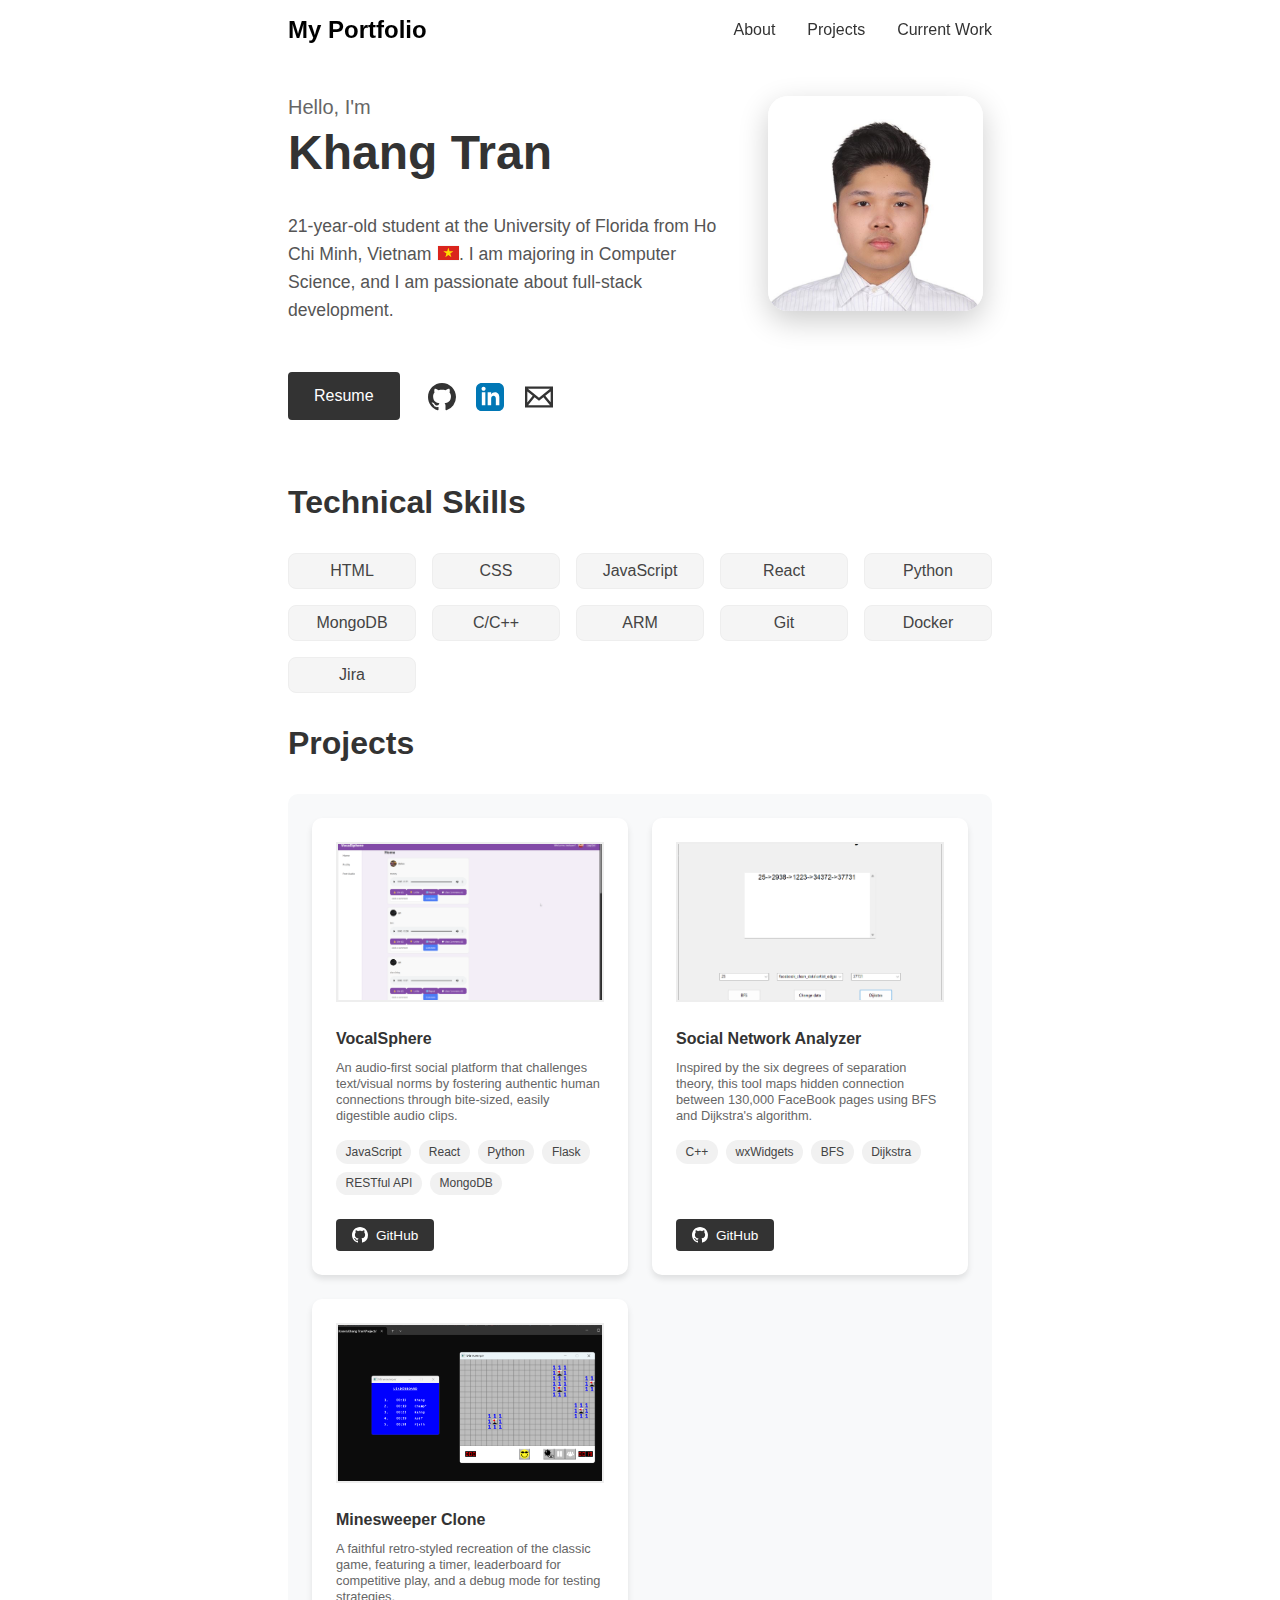
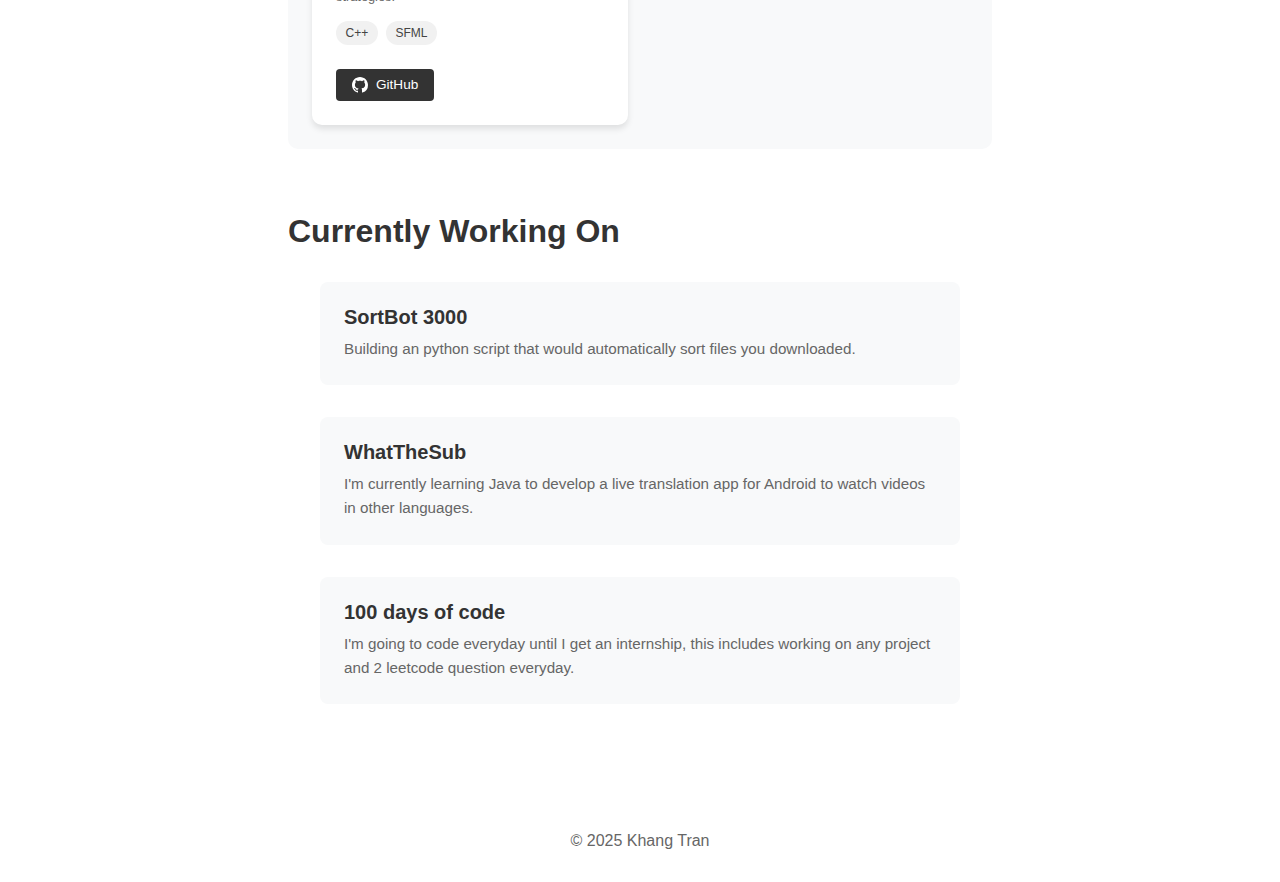
<file: index.html>
<!DOCTYPE html>
<html lang="en">
  <head>
    <meta charset="UTF-8" />
    <meta name="viewport" content="width=device-width, initial-scale=1.0" />
    <title>Portfolio Site</title>
    <link rel="stylesheet" href="styles/main.css" />
  </head>
  <body>
    <!-- Fixed Nav Bar -->
    <div class="nav-container">
      <nav class="nav-inner">
        <h1 class="logo">My Portfolio</h1>
        <ul class="nav-links">
          <li><a href="#about">About</a></li>
          <li><a href="#projects">Projects</a></li>
          <li><a href="#current-work">Current Work</a></li>
        </ul>
      </nav>
    </div>

    <div class="container">
      <main>
        <section id="about" class="intro">
          <div class="intro-image">
            <img
              src="images/portrait.png"
              alt="Khang Tran"
              class="profile-photo"
            />
          </div>

          <div class="intro-content">
            <p class="intro-greeting">Hello, I'm</p>
            <h1 class="intro-name">Khang Tran</h1>
            <p class="intro-text">
              21-year-old student at the University of Florida from Ho Chi Minh,
              Vietnam<span class="vietnam-flag"></span>. I am majoring in
              Computer Science, and I am passionate about full-stack
              development.
            </p>

            <div class="intro-links">
              <!-- Resume Button -->
              <a
                href="documents/Khang Tran - Resume.pdf"
                target="_blank"
                rel="noopener noreferrer"
                class="btn"
                >Resume</a
              >

              <!-- GitHub Button -->
              <a
                href="https://github.com/NPKLTacocat"
                target="_blank"
                rel="noopener noreferrer"
                class="intro-social-btn"
              >
                <svg
                  xmlns="http://www.w3.org/2000/svg"
                  class="intro-github-icon"
                  viewBox="0 0 16 16"
                >
                  <path
                    d="M8 0C3.58 0 0 3.58 0 8c0 3.54 2.29 6.53 5.47 7.59.4.07.55-.17.55-.38 0-.19-.01-.82-.01-1.49-2.01.37-2.53-.49-2.69-.94-.09-.23-.48-.94-.82-1.13-.28-.15-.68-.52-.01-.53.63-.01 1.08.58 1.23.82.72 1.21 1.87.87 2.33.66.07-.52.28-.87.51-1.07-1.78-.2-3.64-.89-3.64-3.95 0-.87.31-1.59.82-2.15-.08-.2-.36-1.02.08-2.12 0 0 .67-.21 2.2.82.64-.18 1.32-.27 2-.27.68 0 1.36.09 2 .27 1.53-1.04 2.2-.82 2.2-.82.44 1.1.16 1.92.08 2.12.51.56.82 1.27.82 2.15 0 3.07-1.87 3.75-3.65 3.95.29.25.54.73.54 1.48 0 1.07-.01 1.93-.01 2.2 0 .21.15.46.55.38A8.012 8.012 0 0 0 16 8c0-4.42-3.58-8-8-8z"
                  />
                </svg>
              </a>

              <!-- LinkedIn Button -->
              <a
                href="https://www.linkedin.com/in/khang-tran-7828552ba/"
                target="_blank"
                rel="noopener noreferrer"
                class="intro-social-btn"
              >
                <svg
                  xmlns="http://www.w3.org/2000/svg"
                  class="intro-linkedin-icon"
                  viewBox="0 0 24 24"
                >
                  <path
                    d="M19 0h-14c-2.761 0-5 2.239-5 5v14c0 2.761 2.239 5 5 5h14c2.762 0 5-2.239 5-5v-14c0-2.761-2.238-5-5-5zm-11 19h-3v-11h3v11zm-1.5-12.268c-.966 0-1.75-.79-1.75-1.764s.784-1.764 1.75-1.764 1.75.79 1.75 1.764-.783 1.764-1.75 1.764zm13.5 12.268h-3v-5.604c0-3.368-4-3.113-4 0v5.604h-3v-11h3v1.765c1.396-2.586 7-2.777 7 2.476v6.759z"
                  />
                </svg>
              </a>

              <!-- Email Button -->
              <a href="mailto:khangtran.gnb@gmail.com" class="intro-social-btn">
                <svg
                  xmlns="http://www.w3.org/2000/svg"
                  class="intro-email-icon"
                  viewBox="0 0 24 24"
                >
                  <path
                    d="M0 3v18h24v-18h-24zm6.623 7.929l-4.623 5.712v-9.458l4.623 3.746zm-4.141-5.929h19.035l-9.517 7.713-9.518-7.713zm5.694 7.188l3.824 3.099 3.83-3.104 5.612 6.817h-18.779l5.513-6.812zm9.208-1.264l4.616-3.741v9.348l-4.616-5.607z"
                  />
                </svg>
              </a>
            </div>
          </div>
        </section>

        <section id="skills" class="skills-section">
          <h2 class="section-title">Technical Skills</h2>
          <div class="skills-grid">
            <div class="skill-item">HTML</div>
            <div class="skill-item">CSS</div>
            <div class="skill-item">JavaScript</div>
            <div class="skill-item">React</div>
            <div class="skill-item">Python</div>
            <div class="skill-item">MongoDB</div>
            <div class="skill-item">C/C++</div>
            <div class="skill-item">ARM</div>
            <div class="skill-item">Git</div>
            <div class="skill-item">Docker</div>
            <div class="skill-item">Jira</div>
          </div>
        </section>

        <div id="projects" class="section-header">
          <h2 class="section-title">Projects</h2>
        </div>
        <section class="projects-section">
          <div class="projects-grid">
            <!-- Project 1 -->
            <article class="project-card">
              <div class="project-image-container">
                <a
                  href="images/vocalsphere.png"
                  target="_blank"
                  rel="noopener noreferrer"
                >
                  <img
                    src="images/vocalsphere.png"
                    alt="Project 1- VocalSphere"
                    class="project-image"
                  />
                </a>
              </div>
              <div class="project-content">
                <h3 class="project-title">VocalSphere</h3>
                <p class="project-description">
                  An audio-first social platform that challenges text/visual
                  norms by fostering authentic human connections through
                  bite-sized, easily digestible audio clips.
                </p>
                <div class="project-tech">
                  <span class="tech-tag">JavaScript</span>
                  <span class="tech-tag">React</span>
                  <span class="tech-tag">Python</span>
                  <span class="tech-tag">Flask</span>
                  <span class="tech-tag">RESTful API</span>
                  <span class="tech-tag">MongoDB</span>
                </div>
              </div>
              <div class="project-links">
                <a
                  href="https://github.com/NPKLTacocat/VocalSphere"
                  target="_blank"
                  rel="noopener noreferrer"
                  class="github-link"
                >
                  <svg
                    xmlns="http://www.w3.org/2000/svg"
                    width="16"
                    height="16"
                    fill="currentColor"
                    class="github-icon"
                    viewBox="0 0 16 16"
                  >
                    <path
                      d="M8 0C3.58 0 0 3.58 0 8c0 3.54 2.29 6.53 5.47 7.59.4.07.55-.17.55-.38 0-.19-.01-.82-.01-1.49-2.01.37-2.53-.49-2.69-.94-.09-.23-.48-.94-.82-1.13-.28-.15-.68-.52-.01-.53.63-.01 1.08.58 1.23.82.72 1.21 1.87.87 2.33.66.07-.52.28-.87.51-1.07-1.78-.2-3.64-.89-3.64-3.95 0-.87.31-1.59.82-2.15-.08-.2-.36-1.02.08-2.12 0 0 .67-.21 2.2.82.64-.18 1.32-.27 2-.27.68 0 1.36.09 2 .27 1.53-1.04 2.2-.82 2.2-.82.44 1.1.16 1.92.08 2.12.51.56.82 1.27.82 2.15 0 3.07-1.87 3.75-3.65 3.95.29.25.54.73.54 1.48 0 1.07-.01 1.93-.01 2.2 0 .21.15.46.55.38A8.012 8.012 0 0 0 16 8c0-4.42-3.58-8-8-8z"
                    />
                  </svg>
                  GitHub
                </a>
              </div>
            </article>

            <!-- Project 2 -->
            <article class="project-card">
              <div class="project-image-container">
                <a
                  href="images/socialnetworkanalyzer.png"
                  target="_blank"
                  rel="noopener noreferrer"
                >
                  <img
                    src="images/socialnetworkanalyzer.png"
                    alt="Project 2 - Social Network Analyzer"
                    class="project-image"
                  />
                </a>
              </div>
              <div class="project-content">
                <h3 class="project-title">Social Network Analyzer</h3>
                <p class="project-description">
                  Inspired by the six degrees of separation theory, this tool
                  maps hidden connection between 130,000 FaceBook pages using
                  BFS and Dijkstra's algorithm.
                </p>
                <div class="project-tech">
                  <span class="tech-tag">C++</span>
                  <span class="tech-tag">wxWidgets</span>
                  <span class="tech-tag">BFS</span>
                  <span class="tech-tag">Dijkstra</span>
                </div>
              </div>
              <div class="project-links">
                <a
                  href="https://github.com/NPKLTacocat/Social-Networks-Analyzer"
                  target="_blank"
                  rel="noopener noreferrer"
                  class="github-link"
                >
                  <svg
                    xmlns="http://www.w3.org/2000/svg"
                    width="16"
                    height="16"
                    fill="currentColor"
                    class="github-icon"
                    viewBox="0 0 16 16"
                  >
                    <path
                      d="M8 0C3.58 0 0 3.58 0 8c0 3.54 2.29 6.53 5.47 7.59.4.07.55-.17.55-.38 0-.19-.01-.82-.01-1.49-2.01.37-2.53-.49-2.69-.94-.09-.23-.48-.94-.82-1.13-.28-.15-.68-.52-.01-.53.63-.01 1.08.58 1.23.82.72 1.21 1.87.87 2.33.66.07-.52.28-.87.51-1.07-1.78-.2-3.64-.89-3.64-3.95 0-.87.31-1.59.82-2.15-.08-.2-.36-1.02.08-2.12 0 0 .67-.21 2.2.82.64-.18 1.32-.27 2-.27.68 0 1.36.09 2 .27 1.53-1.04 2.2-.82 2.2-.82.44 1.1.16 1.92.08 2.12.51.56.82 1.27.82 2.15 0 3.07-1.87 3.75-3.65 3.95.29.25.54.73.54 1.48 0 1.07-.01 1.93-.01 2.2 0 .21.15.46.55.38A8.012 8.012 0 0 0 16 8c0-4.42-3.58-8-8-8z"
                    />
                  </svg>
                  GitHub
                </a>
              </div>
            </article>

            <!-- Project 3 -->
            <article class="project-card">
              <div class="project-image-container">
                <a
                  href="images/minesweeper.png"
                  target="_blank"
                  rel="noopener noreferrer"
                >
                  <img
                    src="images/minesweeper.png"
                    alt="Project 3 - Minesweeper Clone"
                    class="project-image"
                  />
                </a>
              </div>
              <div class="project-content">
                <h3 class="project-title">Minesweeper Clone</h3>
                <p class="project-description">
                  A faithful retro-styled recreation of the classic game,
                  featuring a timer, leaderboard for competitive play, and a
                  debug mode for testing strategies.
                </p>
                <div class="project-tech">
                  <span class="tech-tag">C++</span>
                  <span class="tech-tag">SFML</span>
                </div>
              </div>
              <div class="project-links">
                <a
                  href="https://github.com/NPKLTacocat/Minesweeper-Project"
                  target="_blank"
                  rel="noopener noreferrer"
                  class="github-link"
                >
                  <svg
                    xmlns="http://www.w3.org/2000/svg"
                    width="16"
                    height="16"
                    fill="currentColor"
                    class="github-icon"
                    viewBox="0 0 16 16"
                  >
                    <path
                      d="M8 0C3.58 0 0 3.58 0 8c0 3.54 2.29 6.53 5.47 7.59.4.07.55-.17.55-.38 0-.19-.01-.82-.01-1.49-2.01.37-2.53-.49-2.69-.94-.09-.23-.48-.94-.82-1.13-.28-.15-.68-.52-.01-.53.63-.01 1.08.58 1.23.82.72 1.21 1.87.87 2.33.66.07-.52.28-.87.51-1.07-1.78-.2-3.64-.89-3.64-3.95 0-.87.31-1.59.82-2.15-.08-.2-.36-1.02.08-2.12 0 0 .67-.21 2.2.82.64-.18 1.32-.27 2-.27.68 0 1.36.09 2 .27 1.53-1.04 2.2-.82 2.2-.82.44 1.1.16 1.92.08 2.12.51.56.82 1.27.82 2.15 0 3.07-1.87 3.75-3.65 3.95.29.25.54.73.54 1.48 0 1.07-.01 1.93-.01 2.2 0 .21.15.46.55.38A8.012 8.012 0 0 0 16 8c0-4.42-3.58-8-8-8z"
                    />
                  </svg>
                  GitHub
                </a>
              </div>
            </article>
            <!-- Add more project cards as needed -->
          </div>
        </section>

        <section id="current-work" class="current-work-section">
          <div class="section-header">
            <h2 class="section-title">Currently Working On</h2>
          </div>
          <div class="current-work-list">
            <article class="work-item">
              <h3 class="work-title">SortBot 3000</h3>
              <p class="work-description">
                Building an python script that would automatically sort files
                you downloaded.
              </p>
            </article>

            <article class="work-item">
              <h3 class="work-title">WhatTheSub</h3>
              <p class="work-description">
                I'm currently learning Java to develop a live translation app
                for Android to watch videos in other languages.
              </p>
            </article>

            <article class="work-item">
              <h3 class="work-title">100 days of code</h3>
              <p class="work-description">
                I'm going to code everyday until I get an internship, this
                includes working on any project and 2 leetcode question
                everyday.
              </p>
            </article>
          </div>
        </section>
      </main>

      <footer>
        <p>&copy; 2025 Khang Tran</p>
      </footer>
    </div>
  </body>
</html>
</file>
<file: styles/main.css>
@import url("base/reset.css");
@import url("components/nav.css");
@import url("components/buttons.css");
@import url("components/flag.css");
@import url("sections/intro.css");
@import url("sections/footer.css");
@import url("utilities/responsive.css");
@import url("sections/skills.css");
@import url("sections/projects.css");
@import url("sections/current-work.css");
</file>
